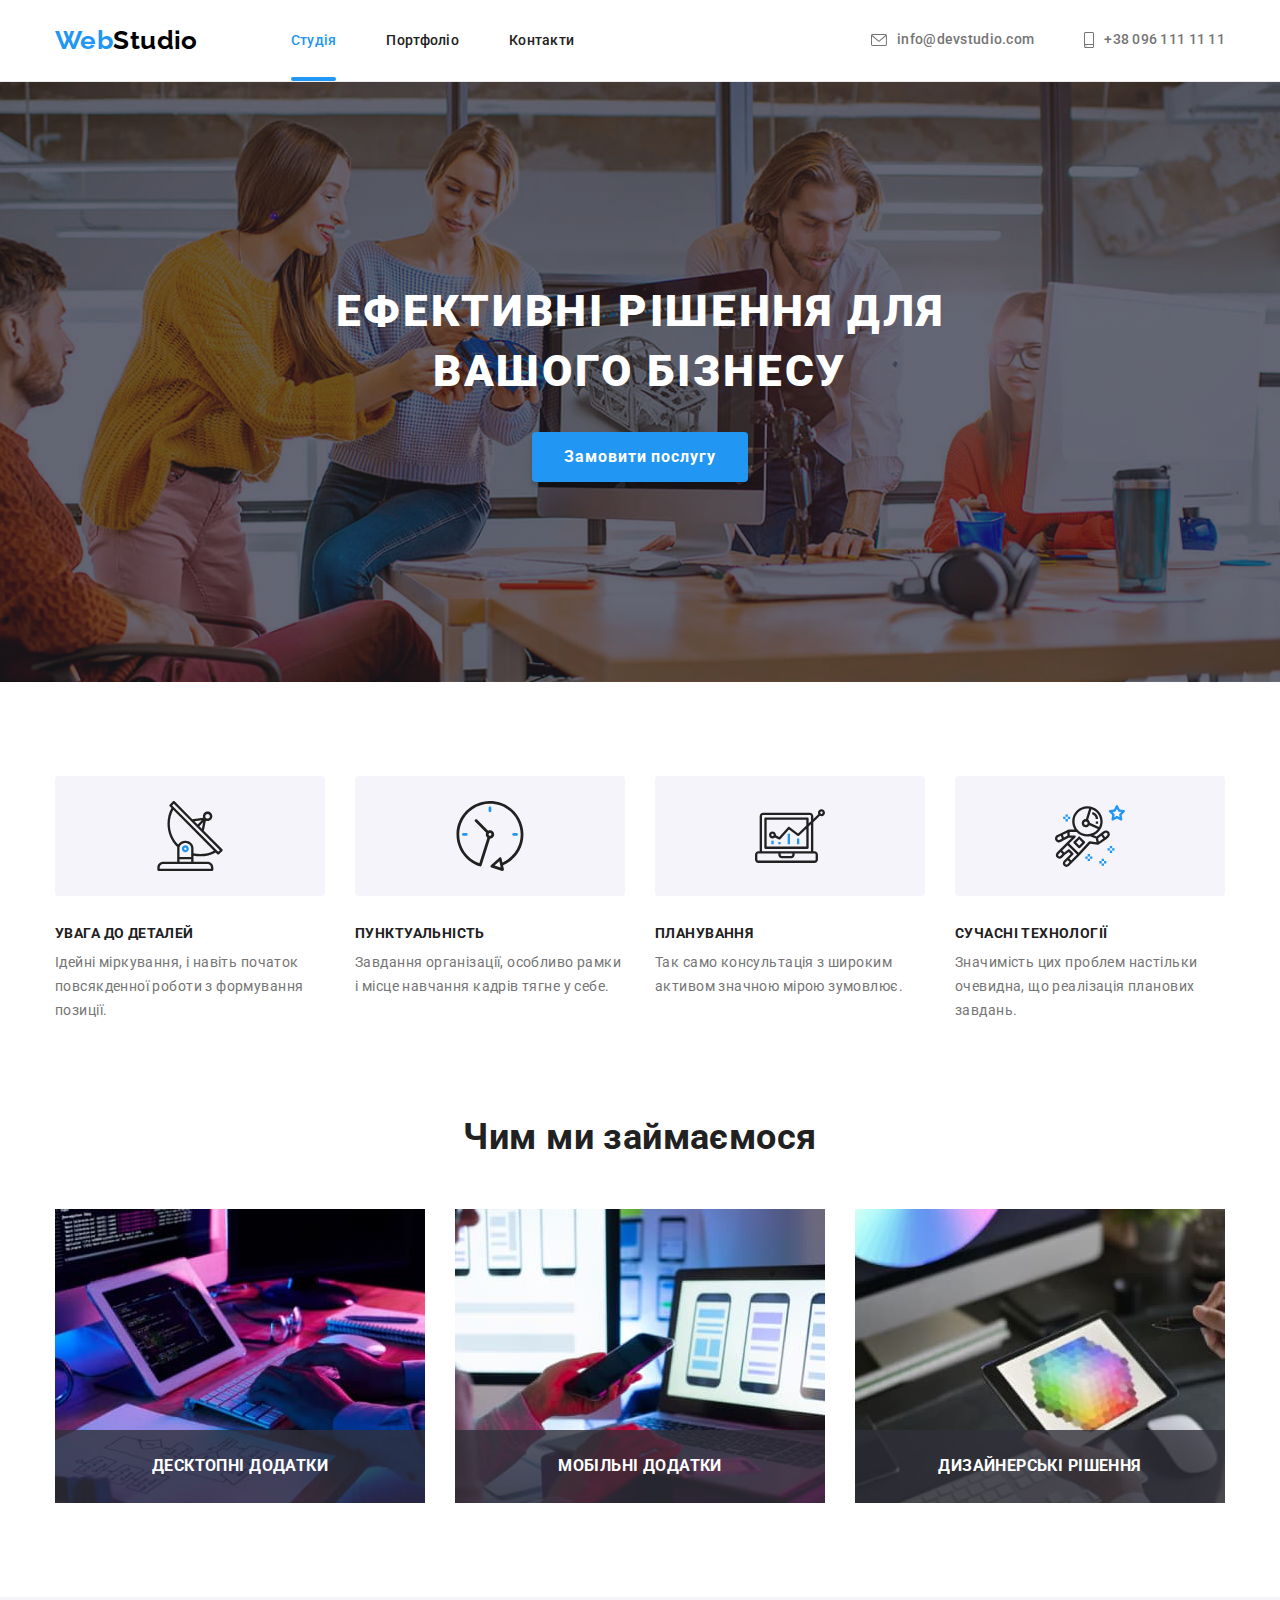
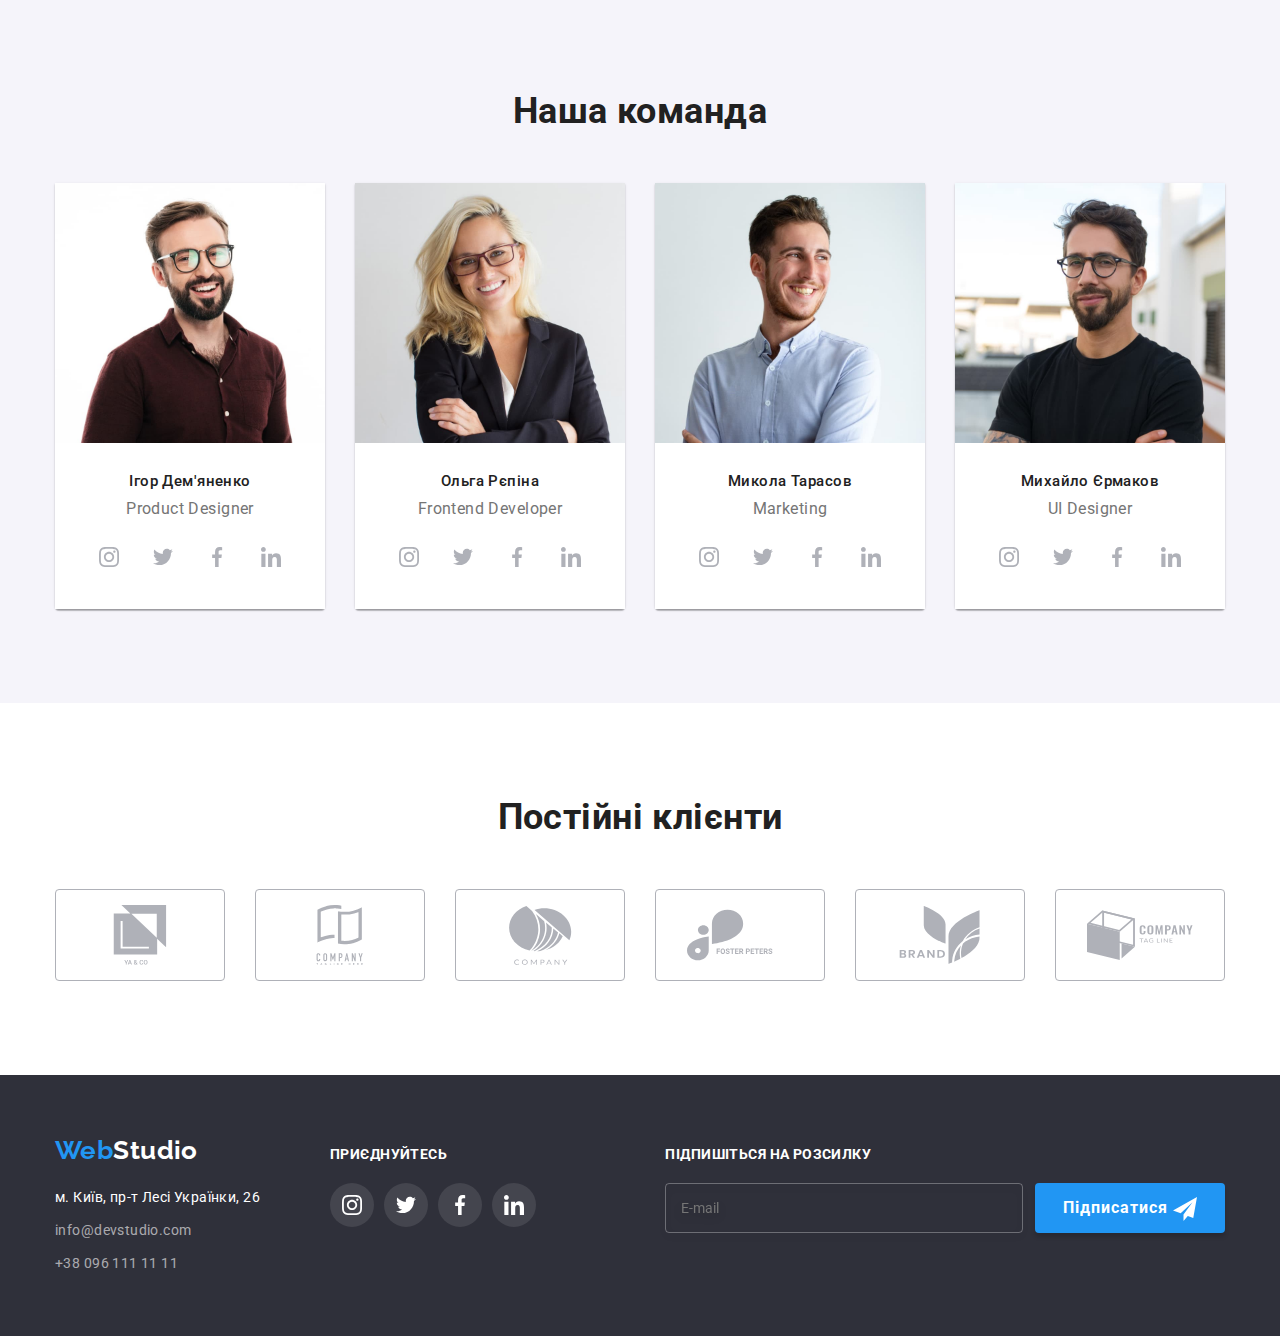
<file: index.html>
<!DOCTYPE html>
<html lang="uk">
  <head>
    <meta charset="UTF-8" />
    <meta http-equiv="X-UA-Compatible" content="IE=edge" />
    <meta name="viewport" content="width=device-width, initial-scale=1.0" />
    <title>WebStudio</title>
    <link rel="preconnect" href="https://fonts.googleapis.com" />
    <link rel="preconnect" href="https://fonts.gstatic.com" crossorigin />
    <link
      href="https://fonts.googleapis.com/css2?family=Raleway:wght@700&family=Roboto:wght@400;500;700;900&display=swap"
      rel="stylesheet"
    />
    <link
      rel="stylesheet"
      href="https://cdnjs.cloudflare.com/ajax/libs/modern-normalize/1.0.0/modern-normalize.min.css"
    />
    <link rel="stylesheet" href="./css/styles.css" />
  </head>

  <body>
    <header class="header">
      <div class="container">
        <div class="header__wraper">
          <a class="header__logo logo" href="./index.html"
            >Web<span class="logo__decor">Studio</span>
          </a>
          <nav class="header__navigation">
            <ul class="header__menu navigation-menu">
              <li class="navigation-menu__item">
                <a class="navigation-menu__link active" href="./index.html"
                  >Студія</a
                >
              </li>
              <li class="navigation-menu__item">
                <a class="navigation-menu__link" href="./portfolio.html"
                  >Портфоліо</a
                >
              </li>
              <li class="navigation-menu__item">
                <a class="navigation-menu__link" href="#">Контакти</a>
              </li>
            </ul>
          </nav>
          <ul class="header__contacts contacts">
            <li class="contacts__item">
              <a class="contacts__link" href="mailto:info@devstudio.com">
                <svg class="contacts__icon" width="16" height="12">
                  <use href="./images/icons.svg#icon-mail"></use>
                </svg>
                info@devstudio.com
              </a>
            </li>
            <li class="contacts__item">
              <a class="contacts__link" href="tel:+380961111111">
                <svg class="contacts__icon" width="10" height="16">
                  <use href="./images/icons.svg#icon-tel"></use>
                </svg>
                +38 096 111 11 11
              </a>
            </li>
          </ul>
        </div>
      </div>
    </header>
    <main class="main">
      <section class="heroi section">
        <div class="heroi__wraper">
          <h1 class="heroi__title">Ефективні рішення для вашого бізнесу</h1>
          <button class="heroi__button btn" type="button" data-modal-open>
            Замовити послугу
          </button>
        </div>
      </section>
      <section class="advantages section">
        <div class="container">
          <h2 class="advantages__title hiden">Чому ми</h2>
          <ul class="advantages__list">
            <li class="advantages__item">
              <div class="advantages__top">
                <svg class="advantages__box" width="70" height="70">
                  <use
                    class="advantages__icon"
                    href="./images/icons.svg#icon-advantages-1"
                  ></use>
                </svg>
              </div>
              <h3 class="advantages__head">увага до деталей</h3>
              <p class="advantages__text">
                Ідейні міркування, і навіть початок повсякденної роботи з
                формування позиції.
              </p>
            </li>
            <li class="advantages__item">
              <div class="advantages__top">
                <svg class="advantages__box" width="70" height="70">
                  <use
                    class="advantages__icon"
                    href="./images/icons.svg#icon-advantages-2"
                  ></use>
                </svg>
              </div>
              <h3 class="advantages__head">пунктуальність</h3>
              <p class="advantages__text">
                Завдання організації, особливо рамки і місце навчання кадрів
                тягне у себе.
              </p>
            </li>
            <li class="advantages__item">
              <div class="advantages__top">
                <svg class="advantages__box" width="70" height="70">
                  <use
                    class="advantages__icon"
                    href="./images/icons.svg#icon-advantages-3"
                  ></use>
                </svg>
              </div>
              <h3 class="advantages__head">планування</h3>
              <p class="advantages__text">
                Так само консультація з широким активом значною мірою зумовлює.
              </p>
            </li>
            <li class="advantages__item">
              <div class="advantages__top">
                <svg class="advantages__box" width="70" height="70">
                  <use
                    class="advantages__icon"
                    href="./images/icons.svg#icon-advantages-4"
                  ></use>
                </svg>
              </div>
              <h3 class="advantages__head">сучасні технології</h3>
              <p class="advantages__text">
                Значимість цих проблем настільки очевидна, що реалізація
                планових завдань.
              </p>
            </li>
          </ul>
        </div>
      </section>
      <section class="specialization section">
        <div class="container">
          <h2 class="specialization__title title">Чим ми займаємося</h2>
          <ul class="specialization__list">
            <li class="specialization__item">
              <img
                class="specialization__img"
                src="./images/speacialization-1.jpg"
                alt="спеціалізация"
                width="370"
              />
              <h3 class="specialization__name">Десктопні додатки</h3>
            </li>
            <li class="specialization__item">
              <img
                class="specialization__img"
                src="./images/speacialization-2.jpg"
                alt="спеціалізация"
                width="370"
              />
              <h3 class="specialization__name">Мобільні додатки</h3>
            </li>
            <li class="specialization__item">
              <img
                class="specialization__img"
                src="./images/speacialization-3.jpg"
                alt="спеціалізация"
                width="370"
              />
              <h3 class="specialization__name">Дизайнерські рішення</h3>
            </li>
          </ul>
        </div>
      </section>
      <section class="team section">
        <div class="container">
          <h2 class="team__title title">Наша команда</h2>
          <ul class="team__list">
            <li class="team__item">
              <img
                class="team__img"
                src="./images/team-person-1.jpg"
                alt="член команди"
                width="270"
              />
              <div class="team__descr">
                <h3 class="team__name">Ігор Дем'яненко</h3>
                <p class="team__pisition" lang="en">Product Designer</p>
                <ul class="team__social team-social">
                  <li class="team-social__item">
                    <a
                      class="team-social__link social-links"
                      href="#"
                      target="_blank"
                      rel="noreferrer noopener"
                    >
                      <svg class="team-social__icon" width="20" height="20">
                        <use href="./images/icons.svg#icon-inst"></use>
                      </svg>
                    </a>
                  </li>
                  <li class="team-social__item">
                    <a
                      class="team-social__link social-links"
                      href="#"
                      target="_blank"
                      rel="noreferrer noopener"
                    >
                      <svg class="team-social__icon" width="20" height="20">
                        <use href="./images/icons.svg#icon-twitter"></use>
                      </svg>
                    </a>
                  </li>
                  <li class="team-social__item">
                    <a
                      class="team-social__link social-links"
                      href="#"
                      target="_blank"
                      rel="noreferrer noopener"
                    >
                      <svg class="team-social__icon" width="20" height="20">
                        <use href="./images/icons.svg#icon-facebook"></use>
                      </svg>
                    </a>
                  </li>
                  <li class="team-social__item">
                    <a
                      class="team-social__link social-links"
                      href="#"
                      target="_blank"
                      rel="noreferrer noopener"
                    >
                      <svg class="team-social__icon" width="20" height="20">
                        <use href="./images/icons.svg#icon-linkedin"></use>
                      </svg>
                    </a>
                  </li>
                </ul>
              </div>
            </li>
            <li class="team__item">
              <img
                class="team__img"
                src="./images/team-person-2.jpg"
                alt="член команди"
                width="270"
              />
              <div class="team__descr">
                <h3 class="team__name">Ольга Рєпіна</h3>
                <p class="team__pisition" lang="en">Frontend Developer</p>
                <ul class="team__social team-social">
                  <li class="team-social__item">
                    <a
                      class="team-social__link social-links"
                      href="#"
                      target="_blank"
                      rel="noreferrer noopener"
                    >
                      <svg class="team-social__icon" width="20" height="20">
                        <use href="./images/icons.svg#icon-inst"></use>
                      </svg>
                    </a>
                  </li>
                  <li class="team-social__item">
                    <a
                      class="team-social__link social-links"
                      href="#"
                      target="_blank"
                      rel="noreferrer noopener"
                    >
                      <svg class="team-social__icon" width="20" height="20">
                        <use href="./images/icons.svg#icon-twitter"></use>
                      </svg>
                    </a>
                  </li>
                  <li class="team-social__item">
                    <a
                      class="team-social__link social-links"
                      href="#"
                      target="_blank"
                      rel="noreferrer noopener"
                    >
                      <svg class="team-social__icon" width="20" height="20">
                        <use href="./images/icons.svg#icon-facebook"></use>
                      </svg>
                    </a>
                  </li>
                  <li class="team-social__item">
                    <a
                      class="team-social__link social-links"
                      href="#"
                      target="_blank"
                      rel="noreferrer noopener"
                    >
                      <svg class="team-social__icon" width="20" height="20">
                        <use href="./images/icons.svg#icon-linkedin"></use>
                      </svg>
                    </a>
                  </li>
                </ul>
              </div>
            </li>
            <li class="team__item">
              <img
                class="team__img"
                src="./images/team-person-3.jpg"
                alt="член команди"
                width="270"
              />
              <div class="team__descr">
                <h3 class="team__name">Микола Тарасов</h3>
                <p class="team__pisition" lang="en">Marketing</p>
                <ul class="team__social team-social">
                  <li class="team-social__item">
                    <a
                      class="team-social__link social-links"
                      href="#"
                      target="_blank"
                      rel="noreferrer noopener"
                    >
                      <svg class="team-social__icon" width="20" height="20">
                        <use href="./images/icons.svg#icon-inst"></use>
                      </svg>
                    </a>
                  </li>
                  <li class="team-social__item">
                    <a
                      class="team-social__link social-links"
                      href="#"
                      target="_blank"
                      rel="noreferrer noopener"
                    >
                      <svg class="team-social__icon" width="20" height="20">
                        <use href="./images/icons.svg#icon-twitter"></use>
                      </svg>
                    </a>
                  </li>
                  <li class="team-social__item">
                    <a
                      class="team-social__link social-links"
                      href="#"
                      target="_blank"
                      rel="noreferrer noopener"
                    >
                      <svg class="team-social__icon" width="20" height="20">
                        <use href="./images/icons.svg#icon-facebook"></use>
                      </svg>
                    </a>
                  </li>
                  <li class="team-social__item">
                    <a
                      class="team-social__link social-links"
                      href="#"
                      target="_blank"
                      rel="noreferrer noopener"
                    >
                      <svg class="team-social__icon" width="20" height="20">
                        <use href="./images/icons.svg#icon-linkedin"></use>
                      </svg>
                    </a>
                  </li>
                </ul>
              </div>
            </li>
            <li class="team__item">
              <img
                class="team__img"
                src="./images/team-person-4.jpg"
                alt="член команди"
                width="270"
              />
              <div class="team__descr">
                <h3 class="team__name">Михайло Єрмаков</h3>
                <p class="team__pisition" lang="en">UI Designer</p>
                <ul class="team__social team-social">
                  <li class="team-social__item">
                    <a
                      class="team-social__link social-links"
                      href="#"
                      target="_blank"
                      rel="noreferrer noopener"
                      aria-label="інстаграм"
                    >
                      <svg class="team-social__icon" width="20" height="20">
                        <use href="./images/icons.svg#icon-inst"></use>
                      </svg>
                    </a>
                  </li>
                  <li class="team-social__item">
                    <a
                      class="team-social__link social-links"
                      href="#"
                      target="_blank"
                      rel="noreferrer noopener"
                      aria-label="твітер"
                    >
                      <svg class="team-social__icon" width="20" height="20">
                        <use href="./images/icons.svg#icon-twitter"></use>
                      </svg>
                    </a>
                  </li>
                  <li class="team-social__item">
                    <a
                      class="team-social__link social-links"
                      href="#"
                      target="_blank"
                      rel="noreferrer noopener"
                      aria-label="фейсбук"
                    >
                      <svg class="team-social__icon" width="20" height="20">
                        <use href="./images/icons.svg#icon-facebook"></use>
                      </svg>
                    </a>
                  </li>
                  <li class="team-social__item">
                    <a
                      class="team-social__link social-links"
                      href="#"
                      target="_blank"
                      rel="noreferrer noopener"
                      aria-label="лінкедін"
                    >
                      <svg class="team-social__icon" width="20" height="20">
                        <use href="./images/icons.svg#icon-linkedin"></use>
                      </svg>
                    </a>
                  </li>
                </ul>
              </div>
            </li>
          </ul>
        </div>
      </section>
      <section class="clients section">
        <div class="container">
          <h2 class="clietnts__title title">Постійні клієнти</h2>
          <ul class="clients__list">
            <li class="clisents__item">
              <a
                class="clients__link"
                href=""
                target="_blank"
                rel="noreferrer noopener"
                aria-label="логотип клієнта компанії"
              >
                <svg class="clients__icon" width="106" height="60">
                  <use href="./images/icons.svg#icon-clients-1"></use>
                </svg>
              </a>
            </li>
            <li class="clisents__item">
              <a
                class="clients__link"
                href="#"
                target="_blank"
                rel="noreferrer noopener"
                aria-label="логотип клієнта компанії"
              >
                <svg class="clients__icon" width="106" height="60">
                  <use href="./images/icons.svg#icon-clients-2"></use>
                </svg>
              </a>
            </li>
            <li class="clisents__item">
              <a
                class="clients__link"
                href="#"
                target="_blank"
                rel="noreferrer noopener"
                aria-label="логотип клієнта компанії"
              >
                <svg class="clients__icon" width="106" height="60">
                  <use href="./images/icons.svg#icon-clients-3"></use>
                </svg>
              </a>
            </li>
            <li class="clisents__item">
              <a
                class="clients__link"
                href="#"
                target="_blank"
                rel="noreferrer noopener"
                aria-label="логотип клієнта компанії"
              >
                <svg class="clients__icon" width="106" height="60">
                  <use href="./images/icons.svg#icon-clients-4"></use>
                </svg>
              </a>
            </li>
            <li class="clisents__item">
              <a
                class="clients__link"
                href="#"
                target="_blank"
                rel="noreferrer noopener"
                aria-label="логотип клієнта компанії"
              >
                <svg class="clients__icon" width="106" height="60">
                  <use href="./images/icons.svg#icon-clients-5"></use>
                </svg>
              </a>
            </li>
            <li class="clisents__item">
              <a
                class="clients__link"
                href="#"
                target="_blank"
                rel="noreferrer noopener"
                aria-label="логотип клієнта компанії"
              >
                <svg class="clients__icon" width="106" height="60">
                  <use href="./images/icons.svg#icon-clients-6"></use>
                </svg>
              </a>
            </li>
          </ul>
        </div>
      </section>
    </main>
    <footer class="footer">
      <div class="container">
        <div class="footer__wrapper">
          <div class="footer__contacts">
            <a class="footer__logo logo" href="./index.html"
              >Web<span class="logo__decor">Studio</span>
            </a>
            <address class="footer__address address">
              <p class="address__street">м. Київ, пр-т Лесі Українки, 26</p>
              <ul class="address__list">
                <li class="address__item">
                  <a class="address__link" href="mailto:info@devstudio.com">
                    info@devstudio.com
                  </a>
                </li>
                <li class="address__item">
                  <a class="address__link" href="tel:+380961111111">
                    +38 096 111 11 11
                  </a>
                </li>
              </ul>
            </address>
          </div>
          <div class="footer__social">
            <p class="footer__title">приєднуйтесь</p>
            <ul class="footer__soc social-list">
              <li class="social-list__item">
                <a
                  class="social-list__link social-links"
                  href="#"
                  target="_blank"
                  rel="noreferrer noopener"
                  aria-label="інстаграм"
                >
                  <svg class="social-list__icon" width="20" height="20">
                    <use href="./images/icons.svg#icon-inst"></use>
                  </svg>
                </a>
              </li>
              <li class="social-list__item">
                <a
                  class="social-list__link social-links"
                  href="#"
                  target="_blank"
                  rel="noreferrer noopener"
                  aria-label="твітер"
                >
                  <svg class="social-list__icon" width="20" height="20">
                    <use href="./images/icons.svg#icon-twitter"></use>
                  </svg>
                </a>
              </li>
              <li class="social-list__item">
                <a
                  class="social-list__link social-links"
                  href="#"
                  target="_blank"
                  rel="noreferrer noopener"
                  aria-label="фейсбук"
                >
                  <svg class="social-list__icon" width="20" height="20">
                    <use href="./images/icons.svg#icon-facebook"></use>
                  </svg>
                </a>
              </li>
              <li class="social-list__item">
                <a
                  class="social-list__link social-links"
                  href="#"
                  target="_blank"
                  rel="noreferrer noopener"
                  aria-label="лінкедін"
                >
                  <svg class="social-list__icon" width="20" height="20">
                    <use href="./images/icons.svg#icon-linkedin"></use>
                  </svg>
                </a>
              </li>
            </ul>
          </div>
          <div class="footer-form">
            <p class="footer__title">Підпишіться на розсилку</p>
            <form class="footer-form__form">
              <input
                class="footer-form__input"
                type="email"
                placeholder="E-mail"
                name="email"
                id="email"
              />
              <button class="footer-form__btn btn" type="submit">
                Підписатися
                <svg class="send-icon" width="24" height="24">
                  <use href="./images/icons.svg#icon-send"></use>
                </svg>
              </button>
            </form>
          </div>
        </div>
      </div>
    </footer>
    <div class="back-drop is-hidden" data-modal>
      <div class="modal">
        <h2 class="modal__title">Залиште свої дані, ми вам передзвонимо</h2>
        <button class="modal__btn" type="button" data-modal-close>
          <svg class="btn-icon" width="18" height="18">
            <use href="./images/icons.svg#icon-close"></use>
          </svg>
        </button>
        <form class="form">
          <div class="form__group form-group">
            <label class="form-group__label" for="name">Ім'я</label>
            <input
              class="form-group__input"
              type="text"
              name="name"
              id="name"
            />
            <svg class="form-group__icon" width="18" height="18">
              <use href="./images/icons.svg#icon-user"></use>
            </svg>
          </div>
          <div class="form__group form-group">
            <label class="form-group__label" for="phone">Телефон</label>
            <input
              class="form-group__input"
              type="tel"
              name="phone"
              id="phone"
            />
            <svg class="form-group__icon" width="18" height="18">
              <use href="./images/icons.svg#icon-phone"></use>
            </svg>
          </div>
          <div class="form__group form-group">
            <label class="form-group__label" for="mail">Пошта</label>
            <input
              class="form-group__input"
              type="email"
              name="mail"
              id="mail"
            />
            <svg class="form-group__icon" width="18" height="18">
              <use href="./images/icons.svg#icon-email"></use>
            </svg>
          </div>
          <div class="form__group form-group">
            <label class="form-group__label" for="coment">Коментар</label>
            <textarea
              class="form-group__input form-group__input--textarea"
              name="coment"
              id="coment"
              placeholder="Введіть текст"
            ></textarea>
          </div>
          <div class="form__offer offer">
            <input
              class="offer__checkbox"
              type="checkbox"
              id="offer"
              name="offer"
            />
            <label class="offer__label" for="offer">
              <svg class="offer__icon" width="11" height="8">
                <use href="./images/icons.svg#icon-done"></use>
              </svg>
              <span>Погоджуюся з розсилкою та приймаю</span>
            </label>
            <a class="offer__link" href="#" target="_blank">Умови договору</a>
          </div>
          <div class="form__bottom">
            <button class="form__btn btn" type="submit">Відправити</button>
          </div>
        </form>
      </div>
    </div>
    <script src="./js/modal.js"></script>
  </body>
</html>
</file>
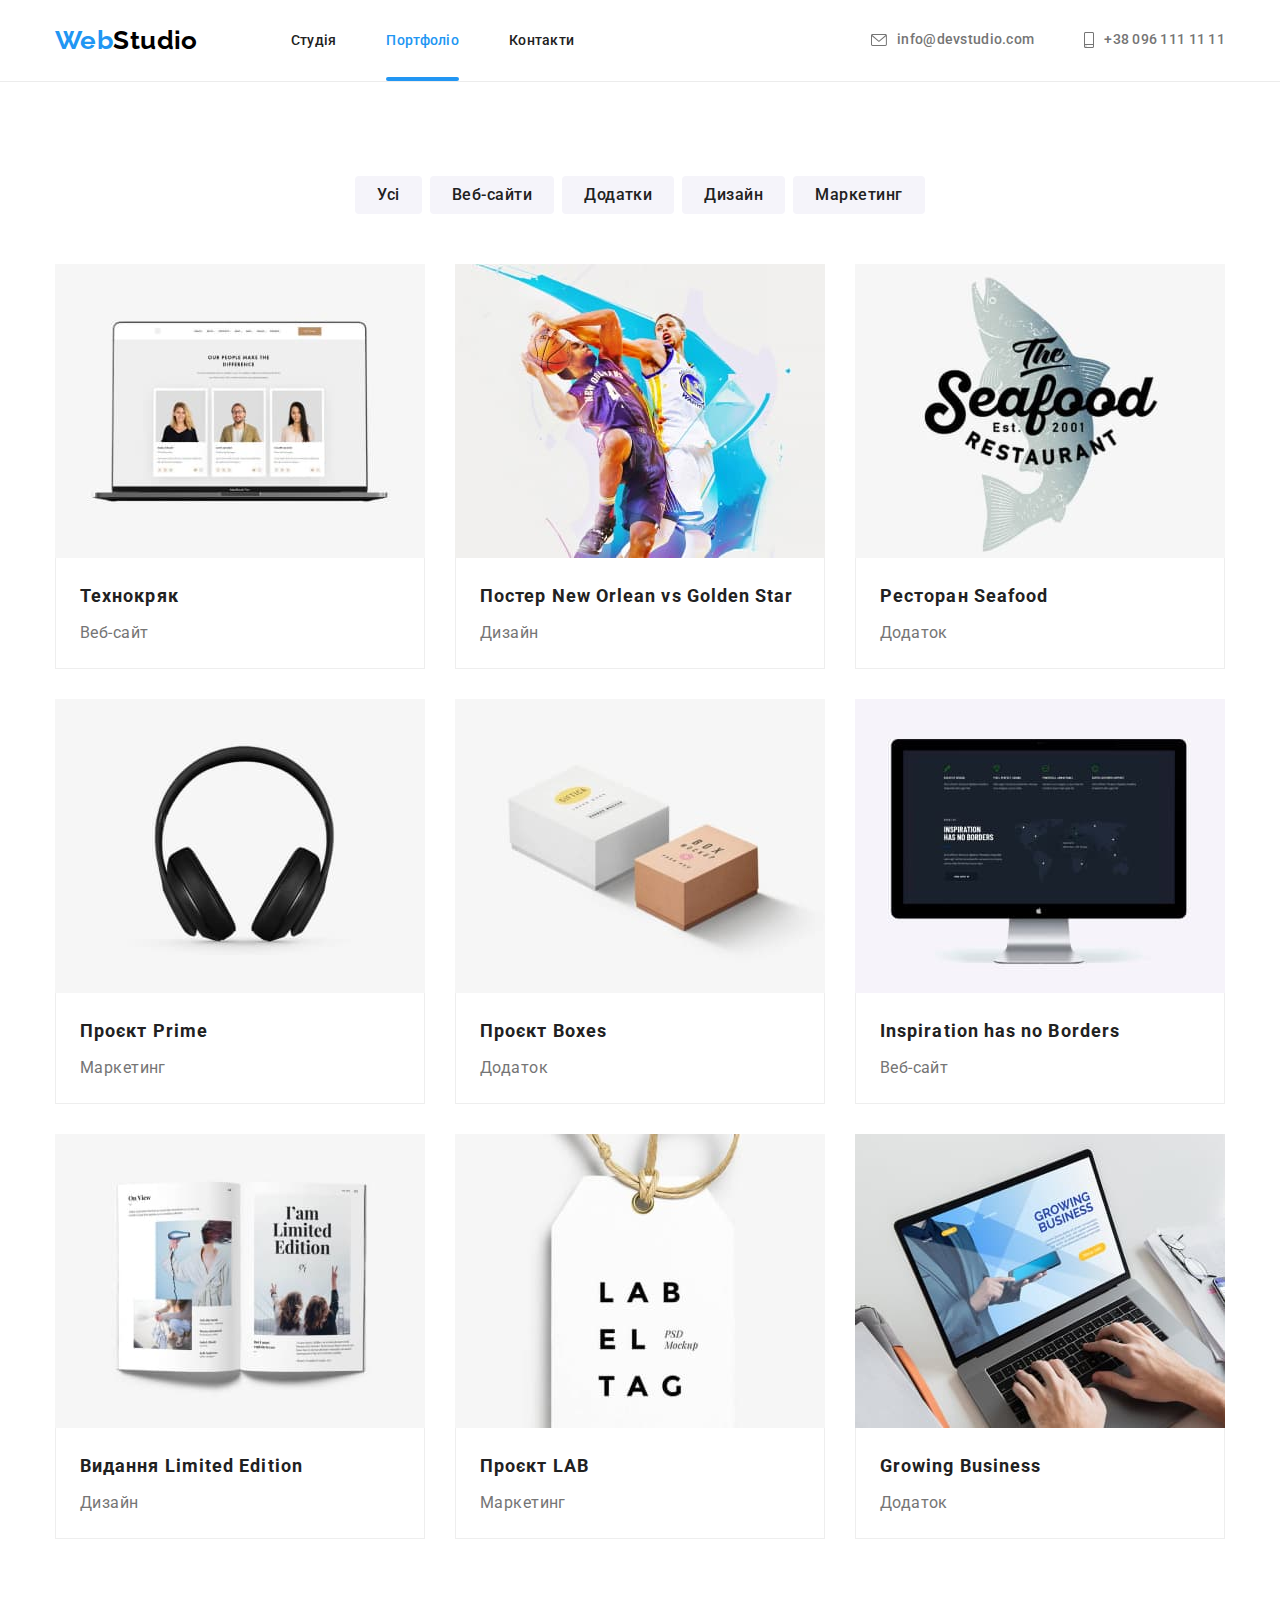
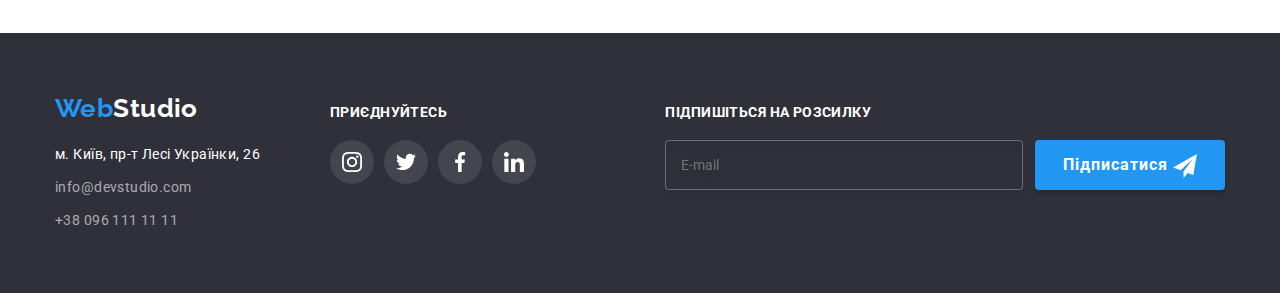
<file: portfolio.html>
<!DOCTYPE html>
<html lang="uk">
  <head>
    <meta charset="UTF-8" />
    <meta http-equiv="X-UA-Compatible" content="IE=edge" />
    <meta name="viewport" content="width=device-width, initial-scale=1.0" />
    <title>Portfolio</title>
    <link rel="preconnect" href="https://fonts.googleapis.com" />
    <link rel="preconnect" href="https://fonts.gstatic.com" crossorigin />
    <link
      href="https://fonts.googleapis.com/css2?family=Raleway:wght@700&family=Roboto:wght@400;500;700;900&display=swap"
      rel="stylesheet"
    />
    <link
      rel="stylesheet"
      href="https://cdnjs.cloudflare.com/ajax/libs/modern-normalize/1.0.0/modern-normalize.min.css"
    />
    <link rel="stylesheet" href="./css/styles.css" />
  </head>
  <body>
    <header class="header">
      <div class="container">
        <div class="header__wraper">
          <a class="header__logo logo" href="./index.html"
            >Web<span class="logo__decor">Studio</span>
          </a>
          <nav class="header__navigation">
            <ul class="header__menu navigation-menu">
              <li class="navigation-menu__item">
                <a class="navigation-menu__link" href="./index.html">Студія</a>
              </li>
              <li class="navigation-menu__item">
                <a class="navigation-menu__link active" href="./portfolio.html"
                  >Портфоліо</a
                >
              </li>
              <li class="navigation-menu__item">
                <a class="navigation-menu__link" href="#">Контакти</a>
              </li>
            </ul>
          </nav>
          <ul class="header__contacts contacts">
            <li class="contacts__item">
              <a class="contacts__link" href="mailto:info@devstudio.com">
                <svg class="contacts__icon" width="16" height="12">
                  <use href="./images/icons.svg#icon-mail"></use>
                </svg>
                info@devstudio.com
              </a>
            </li>
            <li class="contacts__item">
              <a class="contacts__link" href="tel:+380961111111">
                <svg class="contacts__icon" width="10" height="16">
                  <use href="./images/icons.svg#icon-tel"></use>
                </svg>
                +38 096 111 11 11
              </a>
            </li>
          </ul>
        </div>
      </div>
    </header>
    <main class="main">
      <section class="portfolio section">
        <div class="container">
          <h1 class="portfolio__title hiden">Портфоліо</h1>
          <ul class="portfolio__list">
            <li class="portfolio__item">
              <button class="portfolio__btn" type="button">Усі</button>
            </li>
            <li class="portfolio__item">
              <button class="portfolio__btn" type="button">Веб-сайти</button>
            </li>
            <li class="portfolio__item">
              <button class="portfolio__btn" type="button">Додатки</button>
            </li>
            <li class="portfolio__item">
              <button class="portfolio__btn" type="button">Дизайн</button>
            </li>
            <li class="portfolio__item">
              <button class="portfolio__btn" type="button">Маркетинг</button>
            </li>
          </ul>
          <ul class="portfolio__cases cases">
            <li class="cases__item">
              <a class="cases__link" href="#">
                <div class="cases__wraper">
                  <img
                    class="cases__img"
                    src="./images/case-1.jpg"
                    alt="скриншот приклада з портфоліо"
                    width="370"
                  />
                  <div class="cases__overlay">
                    <p class="cases__descr">
                      Ресурс пропонує комплексні пропозиції з різним рівнем
                      функціоналу та сервісів. Все це дозволить відвідувачу
                      отримати вичерпні відомості про компанію чи приватну
                      особу.
                    </p>
                  </div>
                </div>
                <div class="cases__info">
                  <h2 class="cases__name">Технокряк</h2>
                  <p class="cases__product">Веб-сайт</p>
                </div>
              </a>
            </li>
            <li class="cases__item">
              <a class="cases__link" href="#">
                <div class="cases__wraper">
                  <img
                    class="cases__img"
                    src="./images/case-2.jpg"
                    alt="скриншот приклада з портфоліо"
                    width="370"
                  />
                  <div class="cases__overlay">
                    <p class="cases__descr">
                      Ресурс пропонує комплексні пропозиції з різним рівнем
                      функціоналу та сервісів. Все це дозволить відвідувачу
                      отримати вичерпні відомості про компанію чи приватну
                      особу.
                    </p>
                  </div>
                </div>
                <div class="cases__info">
                  <h2 class="cases__name">Постер New Orlean vs Golden Star</h2>
                  <p class="cases__product">Дизайн</p>
                </div>
              </a>
            </li>
            <li class="cases__item">
              <a class="cases__link" href="#">
                <div class="cases__wraper">
                  <img
                    class="cases__img"
                    src="./images/case-3.jpg"
                    alt="скриншот приклада з портфоліо"
                    width="370"
                  />
                  <div class="cases__overlay">
                    <p class="cases__descr">
                      Ресурс пропонує комплексні пропозиції з різним рівнем
                      функціоналу та сервісів. Все це дозволить відвідувачу
                      отримати вичерпні відомості про компанію чи приватну
                      особу.
                    </p>
                  </div>
                </div>
                <div class="cases__info">
                  <h2 class="cases__name">Ресторан Seafood</h2>
                  <p class="cases__product">Додаток</p>
                </div>
              </a>
            </li>
            <li class="cases__item">
              <a class="cases__link" href="#">
                <div class="cases__wraper">
                  <img
                    class="cases__img"
                    src="./images/case-4.jpg"
                    alt="скриншот приклада з портфоліо"
                    width="370"
                  />
                  <div class="cases__overlay">
                    <p class="cases__descr">
                      Ресурс пропонує комплексні пропозиції з різним рівнем
                      функціоналу та сервісів. Все це дозволить відвідувачу
                      отримати вичерпні відомості про компанію чи приватну
                      особу.
                    </p>
                  </div>
                </div>
                <div class="cases__info">
                  <h2 class="cases__name">Проєкт Prime</h2>
                  <p class="cases__product">Маркетинг</p>
                </div>
              </a>
            </li>
            <li class="cases__item">
              <a class="cases__link" href="#">
                <div class="cases__wraper">
                  <img
                    class="cases__img"
                    src="./images/case-5.jpg"
                    alt="скриншот приклада з портфоліо"
                    width="370"
                  />
                  <div class="cases__overlay">
                    <p class="cases__descr">
                      Ресурс пропонує комплексні пропозиції з різним рівнем
                      функціоналу та сервісів. Все це дозволить відвідувачу
                      отримати вичерпні відомості про компанію чи приватну
                      особу.
                    </p>
                  </div>
                </div>
                <div class="cases__info">
                  <h2 class="cases__name">Проєкт Boxes</h2>
                  <p class="cases__product">Додаток</p>
                </div>
              </a>
            </li>
            <li class="cases__item">
              <a class="cases__link" href="#">
                <div class="cases__wraper">
                  <img
                    class="cases__img"
                    src="./images/case-6.jpg"
                    alt="скриншот приклада з портфоліо"
                    width="370"
                  />
                  <div class="cases__overlay">
                    <p class="cases__descr">
                      Ресурс пропонує комплексні пропозиції з різним рівнем
                      функціоналу та сервісів. Все це дозволить відвідувачу
                      отримати вичерпні відомості про компанію чи приватну
                      особу.
                    </p>
                  </div>
                </div>
                <div class="cases__info">
                  <h2 class="cases__name">Inspiration has no Borders</h2>
                  <p class="cases__product">Веб-сайт</p>
                </div>
              </a>
            </li>
            <li class="cases__item">
              <a class="cases__link" href="#">
                <div class="cases__wraper">
                  <img
                    class="cases__img"
                    src="./images/case-7.jpg"
                    alt="скриншот приклада з портфоліо"
                    width="370"
                  />
                  <div class="cases__overlay">
                    <p class="cases__descr">
                      Ресурс пропонує комплексні пропозиції з різним рівнем
                      функціоналу та сервісів. Все це дозволить відвідувачу
                      отримати вичерпні відомості про компанію чи приватну
                      особу.
                    </p>
                  </div>
                </div>
                <div class="cases__info">
                  <h2 class="cases__name">Видання Limited Edition</h2>
                  <p class="cases__product">Дизайн</p>
                </div>
              </a>
            </li>
            <li class="cases__item">
              <a class="cases__link" href="#">
                <div class="cases__wraper">
                  <img
                    class="cases__img"
                    src="./images/case-8.jpg"
                    alt="скриншот приклада з портфоліо"
                    width="370"
                  />
                  <div class="cases__overlay">
                    <p class="cases__descr">
                      Ресурс пропонує комплексні пропозиції з різним рівнем
                      функціоналу та сервісів. Все це дозволить відвідувачу
                      отримати вичерпні відомості про компанію чи приватну
                      особу.
                    </p>
                  </div>
                </div>
                <div class="cases__info">
                  <h2 class="cases__name">Проєкт LAB</h2>
                  <p class="cases__product">Маркетинг</p>
                </div>
              </a>
            </li>
            <li class="cases__item">
              <a class="cases__link" href="#">
                <div class="cases__wraper">
                  <img
                    class="cases__img"
                    src="./images/case-9.jpg"
                    alt="скриншот приклада з портфоліо"
                    width="370"
                  />
                  <div class="cases__overlay">
                    <p class="cases__descr">
                      Ресурс пропонує комплексні пропозиції з різним рівнем
                      функціоналу та сервісів. Все це дозволить відвідувачу
                      отримати вичерпні відомості про компанію чи приватну
                      особу.
                    </p>
                  </div>
                </div>
                <div class="cases__info">
                  <h2 class="cases__name">Growing Business</h2>
                  <p class="cases__product">Додаток</p>
                </div>
              </a>
            </li>
          </ul>
        </div>
      </section>
    </main>
    <footer class="footer">
      <div class="container">
        <div class="footer__wrapper">
          <div class="footer__contacts">
            <a class="footer__logo logo" href="./index.html"
              >Web<span class="logo__decor">Studio</span>
            </a>
            <address class="footer__address address">
              <p class="address__street">м. Київ, пр-т Лесі Українки, 26</p>
              <ul class="address__list">
                <li class="address__item">
                  <a class="address__link" href="mailto:info@devstudio.com">
                    info@devstudio.com
                  </a>
                </li>
                <li class="address__item">
                  <a class="address__link" href="tel:+380961111111">
                    +38 096 111 11 11
                  </a>
                </li>
              </ul>
            </address>
          </div>
          <div class="footer__social">
            <p class="footer__title">приєднуйтесь</p>
            <ul class="footer__soc social-list">
              <li class="social-list__item">
                <a
                  class="social-list__link social-links"
                  href="#"
                  target="_blank"
                  rel="noreferrer noopener"
                  aria-label="інстаграм"
                >
                  <svg class="social-list__icon" width="20" height="20">
                    <use href="./images/icons.svg#icon-inst"></use>
                  </svg>
                </a>
              </li>
              <li class="social-list__item">
                <a
                  class="social-list__link social-links"
                  href="#"
                  target="_blank"
                  rel="noreferrer noopener"
                  aria-label="твітер"
                >
                  <svg class="social-list__icon" width="20" height="20">
                    <use href="./images/icons.svg#icon-twitter"></use>
                  </svg>
                </a>
              </li>
              <li class="social-list__item">
                <a
                  class="social-list__link social-links"
                  href="#"
                  target="_blank"
                  rel="noreferrer noopener"
                  aria-label="фейсбук"
                >
                  <svg class="social-list__icon" width="20" height="20">
                    <use href="./images/icons.svg#icon-facebook"></use>
                  </svg>
                </a>
              </li>
              <li class="social-list__item">
                <a
                  class="social-list__link social-links"
                  href="#"
                  target="_blank"
                  rel="noreferrer noopener"
                  aria-label="лінкедін"
                >
                  <svg class="social-list__icon" width="20" height="20">
                    <use href="./images/icons.svg#icon-linkedin"></use>
                  </svg>
                </a>
              </li>
            </ul>
          </div>
          <div class="footer-form">
            <p class="footer__title">Підпишіться на розсилку</p>
            <form class="footer-form__form">
              <input
                class="footer-form__input"
                type="email"
                placeholder="E-mail"
                name="email"
                id="email"
              />
              <button class="footer-form__btn btn" type="submit">
                Підписатися
                <svg class="send-icon" width="24" height="24">
                  <use href="./images/icons.svg#icon-send"></use>
                </svg>
              </button>
            </form>
          </div>
        </div>
      </div>
    </footer>
  </body>
</html>
</file>
<file: css/styles.css>
:root {
  --title-color: #212121;
  --accent-color: #2196f3;
  --main-color: #757575;
  --white: #fff;
  --bg-color: #2f303a;
  --black: #000;
  --silver-color: #f5f4fa;
  --gray-color: #afb1b8;
  --transition-timing: cubic-bezier(0.4, 0, 0.2, 1);
}

ul,
ol {
  list-style: none;
  margin: 0;
  padding: 0;
}

h1,
h2,
h3,
p {
  margin: 0;
  padding: 0;
}

a {
  text-decoration: none;
  color: currentColor;
}

button {
  border: none;
  background-color: transparent;
}

img {
  display: block;
  max-width: 100%;
  height: auto;
}

.title {
  font-size: 36px;
  line-height: 1.16;
  color: var(--title-color);
  text-align: center;
  margin-bottom: 50px;
}

.section {
  padding: 94px 0;
}

body {
  font-family: "Roboto", sans-serif;
  color: var(--main-color);
  letter-spacing: 0.03em;
  font-size: 14px;
}

.header {
  border-bottom: 1px solid #ececec;
}

.container {
  max-width: 1200px;
  margin: 0 auto;
  padding: 0 15px;
}

.header__logo {
  margin-right: 93px;
}

.header__wraper {
  display: flex;
  align-items: center;
}

.logo {
  font-family: "Raleway", sans-serif;
  font-weight: 700;
  font-size: 26px;
  line-height: 1.19;
  color: var(--accent-color);
  text-decoration: none;
}

.logo__decor {
  color: var(--black);
}

.header__menu,
.header__contacts {
  display: flex;
}

.navigation-menu__item:not(:last-child) {
  margin-right: 50px;
}

.header__contacts {
  margin-left: auto;
}

.contacts__item:not(:last-child) {
  margin-right: 50px;
}

.navigation-menu__item {
  padding: 32px 0;
  position: relative;
}

.navigation-menu__link,
.contacts__link {
  font-weight: 500;
  line-height: 1.14;
  letter-spacing: 0.02em;
  text-decoration: none;
  color: var(--title-color);
  transition: color 250ms var(--transition-timing);
}

.contacts__link {
  color: var(--main-color);
  display: flex;
  align-items: center;
}

.contacts__icon {
  fill: currentColor;
  margin-right: 10px;
}

.navigation-menu__link:hover,
.navigation-menu__link:focus,
.contacts__link:hover,
.contacts__link:focus {
  color: var(--accent-color);
}

.active {
  color: var(--accent-color);
}

.active::after {
  content: "";
  position: absolute;
  left: 0;
  bottom: 0;
  width: 100%;
  display: block;
  height: 4px;
  background-color: var(--accent-color);
  border-radius: 2px;
}

/* heroi */
.heroi {
  max-width: 1600px;
  margin: 0 auto;
  padding: 200px 0;
  background-color: var(--bg-color);
  background-image: linear-gradient(
      rgba(47, 48, 58, 0.4),
      rgba(47, 48, 58, 0.4)
    ),
    url("../images/heroi.jpg");
  background-repeat: no-repeat;
  background-position: center;
}

.heroi__wraper {
  text-align: center;
}

.heroi__title {
  max-width: 696px;
  margin: 0 auto;
  font-weight: 900;
  font-size: 44px;
  line-height: 1.36;
  text-transform: uppercase;
  letter-spacing: 0.06em;
  color: var(--white);
  margin-bottom: 30px;
}

.btn {
  font-family: inherit;
  font-size: 16px;
  letter-spacing: 0.06em;
  line-height: 1.87;
  font-weight: 700;
  color: var(--white);
  background-color: var(--accent-color);
  cursor: pointer;
  padding: 10px 32px;
  box-shadow: 0px 4px 4px rgba(0, 0, 0, 0.15);
  border-radius: 4px;
}

/* advantages */
.hiden {
  position: absolute;
  white-space: nowrap;
  width: 1px;
  height: 1px;
  overflow: hidden;
  border: 0;
  padding: 0;
  clip: rect(0 0 0 0);
  clip-path: inset(50%);
  margin: -1px;
}

.advantages__list {
  display: flex;
}

.advantages__item {
  max-width: 270px;
}

.advantages__top {
  height: 120px;
  display: flex;
  justify-content: center;
  align-items: center;
  background-color: var(--silver-color);
  border-radius: 4px;
  margin-bottom: 30px;
}

.advantages__item:not(:last-child) {
  margin-right: 30px;
}

.advantages__head {
  font-size: 14px;
  font-weight: 700;
  line-height: 1.14;
  text-transform: uppercase;
  color: var(--title-color);
  margin-bottom: 10px;
}

.advantages__text {
  line-height: 1.71;
}

/* specialization */
.specialization {
  padding-top: 0;
}

.specialization__list {
  display: flex;
}

.specialization__item:not(:last-child) {
  margin-right: 30px;
}

.specialization__item {
  position: relative;
}

.specialization__name {
  position: absolute;
  left: 0;
  bottom: 0;
  width: 100%;
  padding: 27px 0;
  line-height: 1.14;
  text-transform: uppercase;
  text-align: center;
  color: var(--white);
  background-color: rgba(47, 48, 58, 0.8);
}

/* team */
.team {
  background-color: var(--silver-color);
}

.team__title {
  font-size: 36px;
  line-height: 1.16;
  color: var(--title-color);
}

.team__list {
  display: flex;
}

.team__item:not(:last-child) {
  margin-right: 30px;
}

.team__item {
  text-align: center;
  box-shadow: 0px 1px 3px rgba(0, 0, 0, 0.12), 0px 1px 1px rgba(0, 0, 0, 0.14),
    0px 2px 1px rgba(0, 0, 0, 0.2);
  border-radius: 0px 0px 4px 4px;
  max-width: 270px;
}

.team__descr {
  padding: 30px 0;
  background-color: var(--white);
}

.team__name {
  font-size: 15px;
  font-weight: 500;
  line-height: 1.18;
  color: var(--title-color);
  margin-bottom: 10px;
}

.team__pisition {
  font-size: 16px;
  line-height: 1.18;
  margin-bottom: 16px;
}

.team__social {
  display: flex;
  justify-content: center;
}

.team-social__item:not(:last-child) {
  margin-right: 10px;
}

.social-links {
  display: flex;
  justify-content: center;
  align-items: center;
  width: 44px;
  height: 44px;
  color: var(--gray-color);
  transition: background-color 250ms var(--transition-timing),
    color 250ms var(--transition-timing);
  border-radius: 50%;
}

.team-social__icon {
  fill: currentColor;
}

.team-social__link:hover,
.team-social__link:focus {
  background-color: var(--accent-color);
  color: var(--white);
}

/* clients */
.clients__list {
  display: flex;
  justify-content: center;
}

.clisents__item:not(:last-child) {
  margin-right: 30px;
}

.clients__link {
  display: flex;
  align-items: center;
  justify-content: center;
  width: 170px;
  height: 92px;
  border: 1px solid var(--gray-color);
  border-radius: 4px;
  color: var(--gray-color);
  transition: border-color 250ms var(--transition-timing),
    color 250ms var(--transition-timing);
}

.clients__icon {
  fill: currentColor;
}

.clients__link:hover,
.clients__link:focus {
  border-color: var(--accent-color);
  color: var(--accent-color);
}

/* footer */
.footer {
  padding: 60px 0;
  background-color: var(--bg-color);
}

.footer__logo {
  display: inline-block;
  margin-bottom: 20px;
}

.footer .logo__decor {
  color: var(--white);
}

.footer__address {
  font-style: normal;
}

.address__street {
  line-height: 1.71;
  color: var(--white);
  margin-bottom: 9px;
}

.address__link {
  text-decoration: none;
  color: rgba(255, 255, 255, 0.6);
  line-height: 1.71;
}

.address__item:not(:last-child) {
  margin-bottom: 9px;
}

.footer__wrapper {
  display: flex;
  align-items: baseline;
}

.footer__contacts {
  margin-right: 70px;
}

.footer__title {
  font-weight: 700;
  line-height: 1.14;
  text-transform: uppercase;
  color: var(--white);
  margin-bottom: 20px;
}

.footer__soc {
  display: flex;
}

.social-list__item:not(:last-child) {
  margin-right: 10px;
}

.social-list__link {
  background-color: rgba(255, 255, 255, 0.1);
  color: var(--white);
}

.social-list__icon {
  fill: currentColor;
}

.social-list__link:hover,
.social-list__link:focus {
  background-color: var(--accent-color);
}

.footer-form {
  margin-left: auto;
}

.footer-form__input {
  padding: 15px;
  width: 358px;
  border: 1px solid rgba(255, 255, 255, 0.3);
  filter: drop-shadow(0px 4px 4px rgba(0, 0, 0, 0.15));
  border-radius: 4px;
  background-color: transparent;
  margin-right: 12px;
  color: var(--white);
  transition: border-color 250ms var(--transition-timing);
}

.footer-form__input:hover,
.footer-form__input:focus {
  border-color: var(--accent-color);
}

.footer-form__form {
  display: flex;
}

.footer-form__btn {
  padding: 10px 28px;
}

.send-icon {
  display: inline-block;
  vertical-align: middle;
}

/* portfolio */
.portfolio__btn {
  font-family: inherit;
  font-size: 16px;
  cursor: pointer;
  background-color: var(--silver-color);
  color: var(--title-color);
  font-weight: 500;
  line-height: 1.62;
  border-radius: 4px;
  letter-spacing: 0.03em;
  padding: 6px 22px;
  transition: box-shadow 250ms var(--transition-timing),
    color 250ms var(--transition-timing),
    background-color 250ms var(--transition-timing);
}

.portfolio__btn:hover,
.portfolio__btn:focus {
  color: var(--white);
  background-color: var(--accent-color);
  box-shadow: 0px 3px 1px rgba(0, 0, 0, 0.1), 0px 1px 2px rgba(0, 0, 0, 0.08),
    0px 2px 2px rgba(0, 0, 0, 0.12);
}

.portfolio__list {
  display: flex;
  justify-content: center;
  margin-bottom: 50px;
}

.portfolio__item:not(:last-child) {
  margin-right: 8px;
}

.portfolio__cases {
  display: flex;
  flex-wrap: wrap;
  margin: -15px;
}

.cases__item {
  width: calc((100% - 6 * 15px) / 3);
  margin: 15px;
}

.cases__wraper {
  position: relative;
  overflow: hidden;
}

.cases__overlay {
  position: absolute;
  top: 0;
  left: 0;
  width: 100%;
  height: 100%;
  padding: 63px 24px;
  background-color: var(--accent-color);
  transform: translateY(101%);
  transition: transform 250ms var(--transition-timing);
}

.cases__descr {
  font-size: 18px;
  line-height: 1.55;
  color: var(--white);
}

.cases__link {
  transition: box-shadow 250ms var(--transition-timing);
  display: block;
}

.cases__link:hover .cases__overlay,
.cases__link:focus .cases__overlay {
  transform: translateY(0);
}

.cases__link:hover,
.cases__link:focus {
  box-shadow: 0px 1px 1px rgba(0, 0, 0, 0.12), 0px 4px 4px rgba(0, 0, 0, 0.06),
    1px 4px 6px rgba(0, 0, 0, 0.16);
}

.cases__info {
  padding: 20px 24px;
  border: 1px solid #eeeeee;
  border-top: none;
}

.cases__name {
  letter-spacing: 0.06em;
  font-size: 18px;
  line-height: 2;
  margin-bottom: 4px;
  color: var(--title-color);
}

.cases__product {
  font-size: 16px;
  line-height: 1.87;
}

/* modal */

.back-drop {
  position: fixed;
  top: 0;
  left: 0;
  width: 100%;
  height: 100vh;
  background-color: rgba(0, 0, 0, 0.2);
  opacity: 1;
  visibility: visible;
  transition: opacity 250ms var(--transition-timing),
    visibility 250ms var(--transition-timing);
}

.modal {
  position: absolute;
  padding: 40px;
  top: 50%;
  left: 50%;
  transform: translate(-50%, -50%) scale(1);
  min-width: 528px;
  min-height: 581px;
  background-color: var(--white);
  box-shadow: 0px 1px 3px rgba(0, 0, 0, 0.12), 0px 1px 1px rgba(0, 0, 0, 0.14),
    0px 2px 1px rgba(0, 0, 0, 0.2);
  border-radius: 4px;
  transition: transform 250ms var(--transition-timing);
}

.modal__btn {
  position: absolute;
  top: 8px;
  right: 8px;
  width: 30px;
  height: 30px;
  display: flex;
  justify-content: center;
  align-items: center;
  border-radius: 50%;
  border: 1px solid rgba(0, 0, 0, 0.1);
  cursor: pointer;
}

.btn-icon {
  transition: fill 250ms var(--transition-timing);
}

.modal__btn:hover > .btn-icon {
  fill: var(--accent-color);
}

.back-drop.is-hidden {
  pointer-events: none;
  opacity: 0;
  visibility: hidden;
}

.back-drop.is-hidden .modal {
  transform: translate(-50%, -50%) scale(0.6);
}

.modal__title {
  font-size: 20px;
  line-height: 1.095;
  color: var(--title-color);
  letter-spacing: 0.03em;
  text-align: center;
  margin-bottom: 12px;
}

.form-group {
  display: flex;
  flex-direction: column;
  position: relative;
}

.form-group:not(:last-child) {
  margin-bottom: 10px;
}

.form-group__label {
  margin-bottom: 4px;
  font-size: 12px;
  line-height: 1.16;
  letter-spacing: 0.01em;
}

.form-group__input {
  width: 100%;
  padding: 11px 42px;
  border: 1px solid rgba(33, 33, 33, 0.2);
  border-radius: 4px;
  transition: border-color 250ms var(--transition-timing);
}

.form-group__input:hover,
.form-group__input:focus {
  border-color: var(--accent-color);
}

.form-group__input:hover ~ .form-group__icon,
.form-group__input:focus ~ .form-group__icon {
  fill: var(--accent-color);
}

.form-group__icon {
  position: absolute;
  top: 50%;
  left: 12px;
  transition: fill 250ms var(--transition-timing);
}

.form-group__input--textarea {
  resize: none;
  min-height: 120px;
  padding: 12px 16px;
  margin-bottom: 20px;
}

.form-group__input--textarea::placeholder {
  color: rgba(117, 117, 117, 0.5);
  font-size: 12px;
  line-height: 1.16;
  letter-spacing: 0.01em;
}

.form__offer {
  display: flex;
  align-items: center;
  margin-bottom: 30px;
}
.offer__checkbox {
  position: absolute;
  width: 1px;
  height: 1px;
  margin: -1px;
  border: none;
  padding: 0;
  clip: rect(0 0 0 0);
  overflow: hidden;
}

.offer__label {
  display: flex;
  align-items: center;
}

.offer__icon {
  width: 16px;
  height: 16px;
  margin-right: 7px;
  border-radius: 2px;
  border: 2px solid var(--black);
  transition: border 250ms var(--transition-timing),
    background-color 250ms var(--transition-timing);
}

.offer__checkbox:checked + .offer__label > .offer__icon {
  border: none;
  background-color: var(--accent-color);
}

.offer__link {
  margin-left: 6px;
  color: var(--accent-color);
  line-height: 1.71;
  text-decoration: underline;
}

.form__bottom {
  text-align: center;
}

.form__btn {
  padding: 10px 52px;
  box-shadow: 0px 1px 3px rgba(0, 0, 0, 0.12), 0px 1px 1px rgba(0, 0, 0, 0.14),
    0px 2px 1px rgba(0, 0, 0, 0.2);
}
</file>
